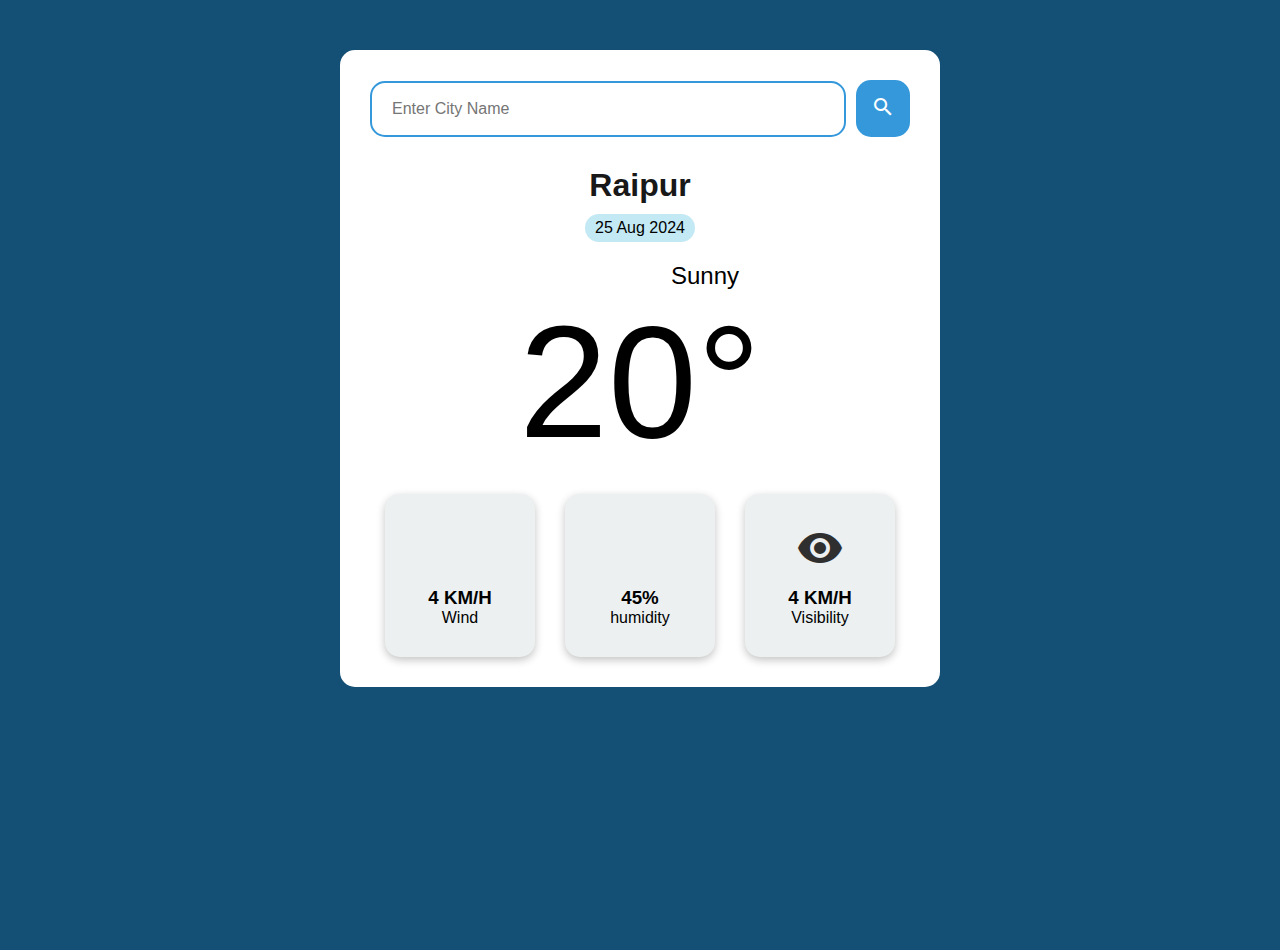
<file: Weater App/index.html>
<!DOCTYPE html>
<html lang="en">
    <head>
        <meta charset="UTF-8" />
        <meta name="viewport" content="width=device-width, initial-scale=1.0" />
        <link
            rel="stylesheet"
            href="https://fonts.googleapis.com/icon?family=Material+Icons"
        />
        <title>Weather App</title>
        <link rel="stylesheet" href="style.css" />
    </head>
    <body>
        <div class="weather-app">
            <form class="search-form" action="">
                <input
                    class="city-input"
                    type="text"
                    placeholder="Enter City Name"
                />
                <button class="search-btn" type="submit">
                    <i class="material-icons">search</i>
                </button>
            </form>
            <div class="city-date-section">
                <h2 class="city">Raipur</h2>
                <p class="date">25 Aug 2024</p>
            </div>
            <div class="temperature-info">
                <div class="description">
                    <i class="material-icons">sunny</i>
                    <span class="description-text">Sunny</span>
                </div>
                <div class="temp">20°</div>
            </div>
            <div class="additional-info">
                <div class="wind-info">
                    <i class="material-icons">air</i>
                    <div>
                        <h3 class="wind-speed">4 KM/H</h3>
                        <p class="wind-label">Wind</p>
                    </div>
                </div>
                <div class="humidity-info">
                    <i class="material-icons">water_drop</i>
                    <div>
                        <h3 class="humidity">45%</h3>
                        <p class="humidity-label">humidity</p>
                    </div>
                </div>
                <div class="visibility-info">
                    <i class="material-icons">visibility</i>
                    <div>
                        <h3 class="visibility-distance">4 KM/H</h3>
                        <p class="visibility">Visibility</p>
                    </div>
                </div>
            </div>
        </div>

        <script src="script.js"></script>
    </body>
</html>
</file>
<file: Weater App/style.css>
* {
    margin: 0;
    padding: 0;
    box-sizing: border-box;
}

body {
    background-color: hsl(204, 71%, 27%);
    font-family: Arial, Helvetica, sans-serif;
    height: 100vh;
}

.weather-app {
    background-color: white;
    max-width: 600px;
    margin: 50px auto;
    padding: 30px;
    border-radius: 15px;
}

.search-form {
    display: flex;
    align-items: center;
}

input[type="text"] {
    flex: 1;
    padding: 20px;
    border: 2px solid #3498db;
    border-radius: 15px;
    font-size: 1rem;
    height: 3.5rem;
}

.search-btn {
    background-color: #3498db;
    border: none;
    padding: 15px;
    border-radius: 15px;
    cursor: pointer;
    color: white;
    margin-left: 10px;
    transition: backgroung-color 0.3s ease;
}

.search-btn:hover {
    background-color: #2980b9;
}

.city-date-section {
    margin-top: 30px;
    display: flex;
    align-items: center;
    justify-content: center;
    flex-direction: column;
    gap: 10px;
}

.city-date-section .city {
    font-size: 2rem;
    opacity: 0.9;
}

.city-date-section .date {
    background-color: #c3eaf4;
    padding: 5px 10px;
    border-radius: 15px;
}

.temperature-info {
    margin-top: 20px;
    display: flex;
    align-items: center;
    justify-content: center;
    flex-direction: column;
}

.temperature-info .temp {
    font-size: 10rem;
}

.temperature-info .description {
    display: flex;
    align-items: center;
    justify-content: center;
    gap: 10px;
}

.temperature-info .description i {
    font-size: 1.5rem;
    opacity: 0.8;
}

.temperature-info .description span {
    font-size: 1.5rem;
}

.additional-info {
    margin-top: 20px;
    display: flex;
    justify-content: space-around;
}

.wind-info,
.humidity-info,
.visibility-info {
    background-color: #ecf0f1;
    width: 150px;
    display: flex;
    align-items: center;
    justify-content: center;
    flex-direction: column;
    gap: 15px;
    border-radius: 15px;
    padding: 30px 20px;
    box-shadow: rgba(0, 0, 0, 0.24) 0px 3px 8px;
}

.additional-info .material-icons {
    font-size: 3rem;
    opacity: 0.8;
}

.wind-info div,
.humidity-info div,
.visibility-info div {
    text-align: center;
}
</file>
